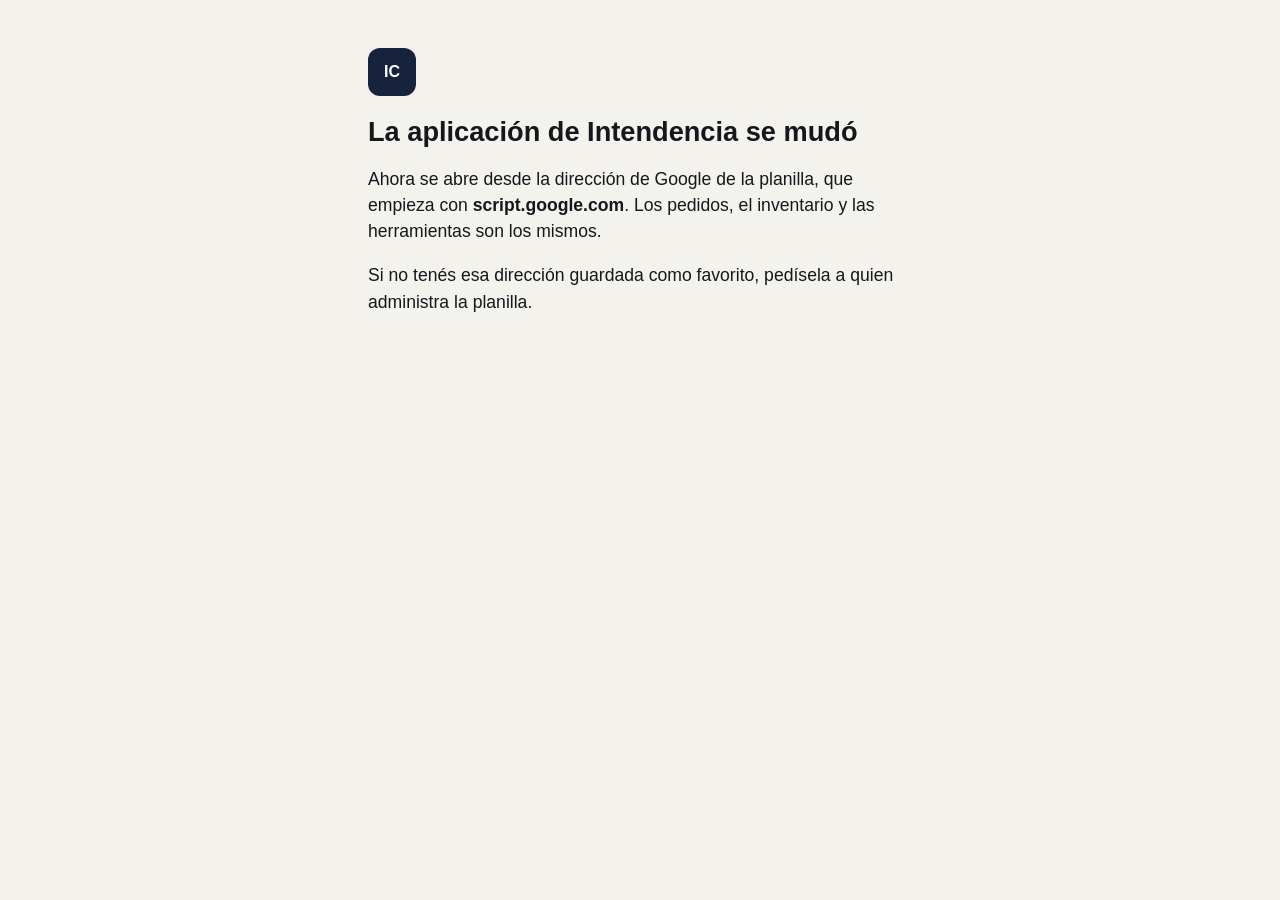
<file: index.html>
<!doctype html>
<html lang="es">
<head>
  <meta charset="UTF-8">
  <meta name="viewport" content="width=device-width, initial-scale=1.0">
  <meta name="robots" content="noindex">
  <title>Intendencia · La aplicación se mudó</title>
  <style>
    body { margin: 0; font-family: Arial, Helvetica, sans-serif; background: #f4f2ed; color: #15171c; }
    main { max-width: 34rem; margin: 0 auto; padding: 48px 20px; }
    .mark { display: inline-grid; place-items: center; width: 48px; height: 48px; border-radius: 12px; background: #17233d; color: #fff; font-weight: bold; }
    h1 { font-size: 1.7rem; margin: 20px 0 10px; }
    p { font-size: 1.1rem; line-height: 1.5; }
  </style>
</head>
<body>
  <main>
    <span class="mark" aria-hidden="true">IC</span>
    <h1>La aplicación de Intendencia se mudó</h1>
    <p>Ahora se abre desde la dirección de Google de la planilla, que empieza con <strong>script.google.com</strong>. Los pedidos, el inventario y las herramientas son los mismos.</p>
    <p>Si no tenés esa dirección guardada como favorito, pedísela a quien administra la planilla.</p>
  </main>
  <script>
    // Quita la copia de la versión anterior que quedó guardada en este navegador.
    if ('serviceWorker' in navigator) navigator.serviceWorker.getRegistrations().then(rs => rs.forEach(r => r.unregister())).catch(() => {});
    if (window.caches) caches.keys().then(ks => ks.filter(k => k.startsWith('intendencia-')).forEach(k => caches.delete(k))).catch(() => {});
  </script>
</body>
</html>
</file>
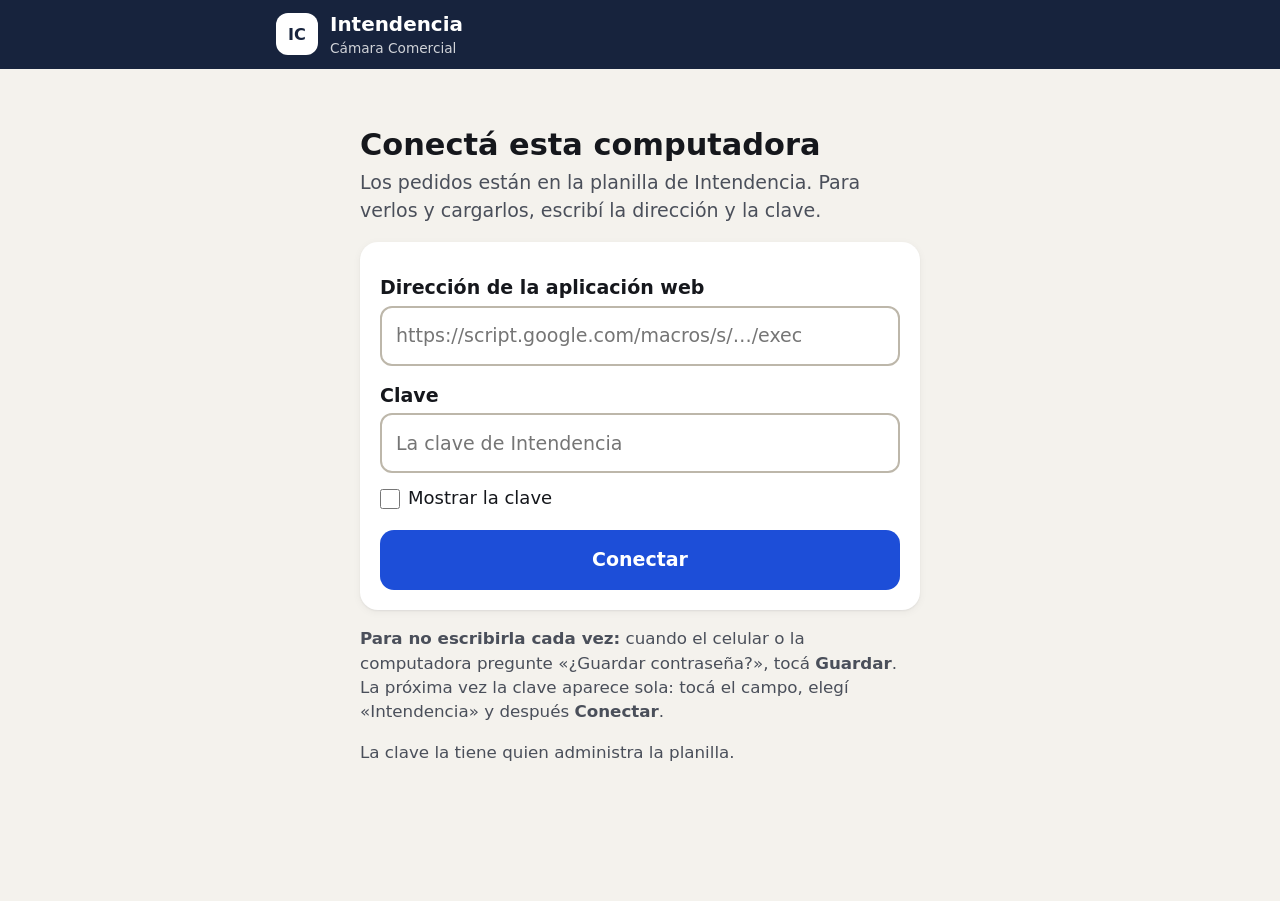
<file: app.html>
<!doctype html>
<html lang="es">
<head>
  <meta charset="UTF-8">
  <meta name="viewport" content="width=device-width, initial-scale=1.0, viewport-fit=cover">
  <meta name="theme-color" content="#17233d">
  <meta name="referrer" content="no-referrer">
  <meta http-equiv="Content-Security-Policy" content="default-src 'self'; script-src 'self'; style-src 'self' 'unsafe-inline'; img-src 'self' data:; font-src 'self'; connect-src https://script.google.com https://script.googleusercontent.com; object-src 'none'; base-uri 'none'; form-action 'self'">
  <title>Intendencia · Pedidos de trabajo</title>
  <link rel="stylesheet" href="styles.css?v=piloto-22">
</head>
<body>
  <a class="skip" href="#main">Ir al contenido</a>
  <header class="top">
    <div class="top-inner">
      <a class="brand" href="#/pedidos" aria-label="Intendencia, ir a pedidos"><span class="brand-mark" aria-hidden="true">IC</span><span><strong>Intendencia</strong><small>Cámara Comercial</small></span></a>
      <p id="syncStatus" class="sync" role="status" hidden></p>
      <nav class="tabs" aria-label="Secciones">
        <a href="#/pedidos" data-tab="pedidos"><span data-nav-icon="list"></span>Pedidos</a>
        <a href="#/inventario" data-tab="inventario"><span data-nav-icon="shelf"></span>Inventario</a>
        <a href="#/herramientas" data-tab="herramientas"><span data-nav-icon="toolbox"></span>Herramientas</a>
        <a href="#/contactos" data-tab="contactos"><span data-nav-icon="phone"></span>Contactos</a>
        <a href="#/ajustes" data-tab="ajustes"><span data-nav-icon="sliders"></span>Ajustes</a>
      </nav>
    </div>
  </header>

  <main id="main" tabindex="-1"></main>

  <dialog id="dialog" aria-labelledby="dialogTitle"><div id="dialogBody"></div></dialog>
  <div id="toast" class="toast" role="status" aria-live="polite" hidden></div>
  <section id="printSheet" class="print-sheet" aria-hidden="true"></section>

  <script src="contacts-data.js?v=10"></script>
  <script src="core.js?v=piloto-22"></script>
  <script src="xlsx.js?v=piloto-22"></script>
  <script src="app.js?v=piloto-22"></script>
</body>
</html>
</file>
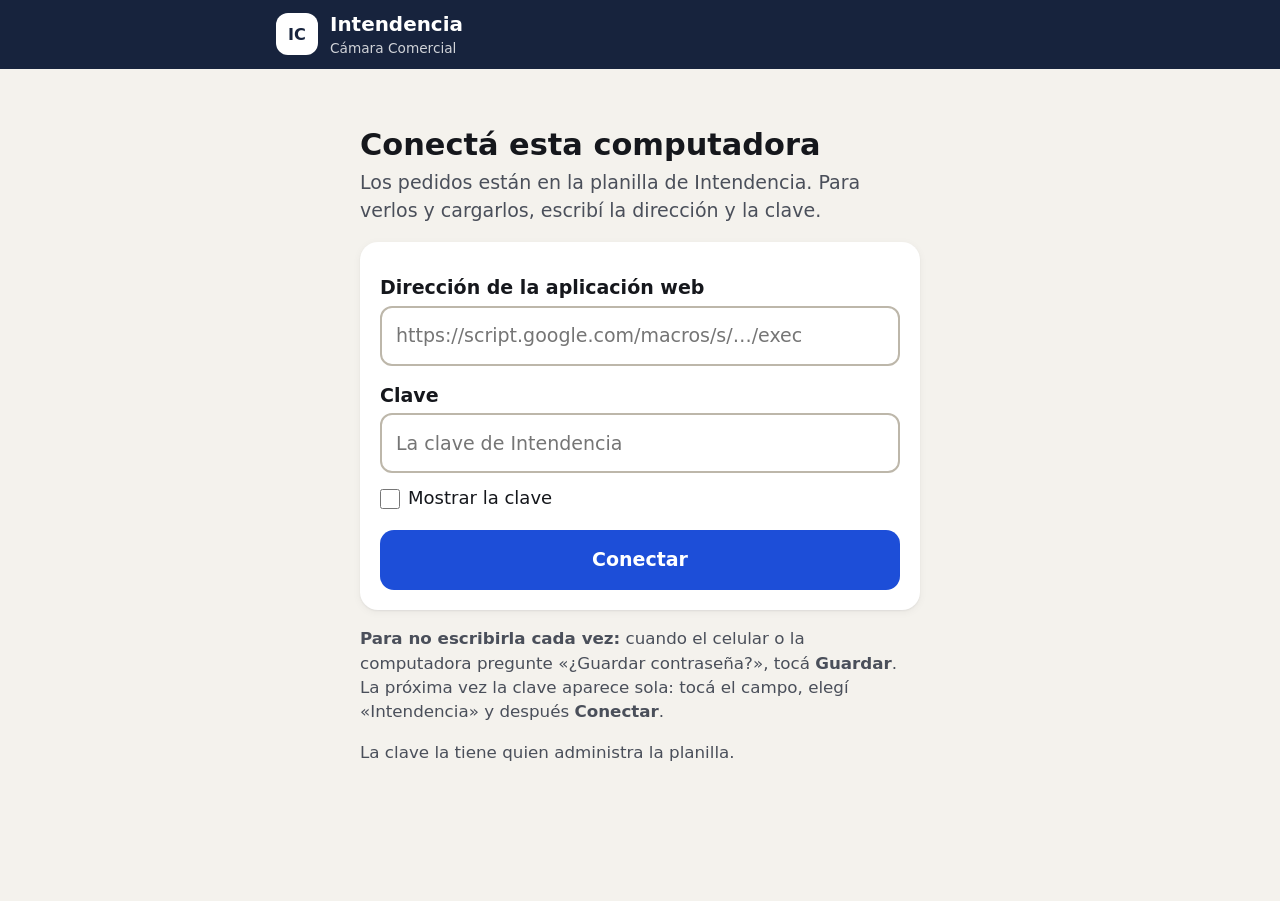
<file: planilla/App.html>
<!doctype html>
<html lang="es">
<head>
  <meta charset="UTF-8">
  <meta name="viewport" content="width=device-width, initial-scale=1.0, viewport-fit=cover">
  <meta name="theme-color" content="#17233d">
  <meta name="referrer" content="no-referrer">
  <title>Intendencia · Pedidos de trabajo</title>
  <style>
/* Intendencia — prueba piloto. Pensada para leerse fácil: letra grande, botones grandes, mucho contraste. */
:root {
  --bg: #f4f2ed;
  --surface: #ffffff;
  --ink: #15171c;
  --muted: #4a4f5a;
  --line: #d9d5cc;
  --navy: #17233d;
  --primary: #1d4ed8;
  --primary-ink: #ffffff;
  --primary-soft: #e6edfd;
  --green: #137a3d;
  --green-dark: #0f6331;
  --red: #b42318;
  --red-soft: #fde8e6;
  --amber: #9a5b00;
  --amber-soft: #fdf1dc;
  --blue-soft: #e6edfd;
  --done-soft: #e3f3e8;
  --radius: 16px;
  --tap: 60px;
  --shadow: 0 1px 2px rgba(20, 22, 28, .06), 0 2px 8px rgba(20, 22, 28, .05);
  font-size: 19px;
}
html[data-text-size="grande"] { font-size: 21.5px; }
html[data-text-size="muy-grande"] { font-size: 24px; }

* { box-sizing: border-box; }
.ico { width: 22px; height: 22px; flex: none; fill: none; stroke: currentColor; stroke-width: 1.8; stroke-linecap: round; stroke-linejoin: round; vertical-align: middle; }
.crumb { display: flex; align-items: center; gap: 8px; }
.back .ico { width: 20px; height: 20px; }
.search .ico { color: var(--muted); }
.lend { display: grid; gap: 10px; margin-top: 8px; }
html { -webkit-text-size-adjust: 100%; }
body {
  margin: 0; background: var(--bg); color: var(--ink);
  font-family: system-ui, -apple-system, "Segoe UI", Roboto, Arial, sans-serif;
  font-size: 1rem; line-height: 1.45;
}
a { color: var(--primary); }
h1, h2, h3 { line-height: 1.2; margin: 0; }
button, input, select, textarea { font: inherit; color: inherit; }
:focus-visible { outline: 3px solid #f59e0b; outline-offset: 3px; border-radius: 6px; }
.sr-only { position: absolute; width: 1px; height: 1px; overflow: hidden; clip: rect(0 0 0 0); white-space: nowrap; }
.skip { position: absolute; left: -9999px; }
.skip:focus { left: 12px; top: 12px; z-index: 50; background: #fff; padding: 10px 14px; border-radius: 8px; }

/* ---------- Encabezado y navegación ---------- */
.top { background: var(--navy); color: #fff; position: sticky; top: 0; z-index: 20; }
.top-inner { max-width: 760px; margin: 0 auto; padding: 10px 16px; display: flex; align-items: center; gap: 16px; }
.brand { display: flex; align-items: center; gap: 12px; color: #fff; text-decoration: none; margin-right: auto; }
.brand-mark { width: 42px; height: 42px; border-radius: 12px; background: #fff; color: var(--navy); display: grid; place-items: center; font-weight: 800; font-size: .85rem; }
.brand strong { display: block; font-size: 1.05rem; }
.brand small { display: block; font-size: .72rem; opacity: .8; }
.tabs { display: flex; gap: 4px; }
.tabs a {
  display: flex; flex-direction: column; align-items: center; gap: 2px; min-width: 88px;
  padding: 8px 10px; border-radius: 12px; color: #dfe5f2; text-decoration: none; font-size: .78rem; font-weight: 600;
}
.tabs a span { display: grid; place-items: center; }
.tabs .ico { width: 24px; height: 24px; }
.tabs a:hover { background: rgba(255, 255, 255, .1); }
.tabs a.active { background: #fff; color: var(--navy); }

main { max-width: 760px; margin: 0 auto; padding: 22px 16px 120px; outline: none; }

@media (max-width: 720px) {
  .top-inner { padding: 8px 16px; }
  .brand small { display: none; }
  .brand-mark { width: 36px; height: 36px; }
  .tabs {
    position: fixed; left: 0; right: 0; bottom: 0; background: var(--surface); border-top: 1px solid var(--line);
    padding: 6px 6px calc(6px + env(safe-area-inset-bottom)); justify-content: space-around; box-shadow: 0 -2px 10px rgba(0,0,0,.06);
  }
  .tabs a { color: var(--muted); flex: 1; min-width: 0; padding: 6px 2px; }
  .tabs a.active { background: var(--primary-soft); color: var(--primary); }
  body[data-screen="nuevo"] .tabs, body[data-screen="editar"] .tabs { display: none; }
}
@media all {
  body[data-screen="conectar"] .tabs { display: none; }
  .connect { max-width: 560px; margin: 4vh auto 0; }
  .connect .sheet-form { margin-top: 18px; }
}

/* ---------- Botones ---------- */
.btn {
  display: inline-flex; align-items: center; justify-content: center; gap: 10px;
  min-height: var(--tap); padding: 12px 22px; border-radius: 14px; border: 2px solid transparent;
  font-weight: 700; font-size: 1rem; text-decoration: none; cursor: pointer; text-align: center;
  transition: transform .06s ease, background .15s ease;
}
.btn:active { transform: scale(.98); }
.btn[disabled] { opacity: .45; cursor: not-allowed; }
.btn-block { width: 100%; }
.btn-primary { background: var(--primary); color: var(--primary-ink); }
.btn-primary:hover { background: #1a43bd; }
.btn-secondary { background: var(--surface); color: var(--ink); border-color: var(--line); }
.btn-secondary:hover { border-color: #b8b2a6; }
.btn-ghost { background: transparent; color: var(--primary); }
.btn-ghost:hover { background: var(--primary-soft); }
.btn-danger { background: var(--red); color: #fff; }
.btn-link-danger { background: none; border: none; color: var(--red); text-decoration: underline; min-height: 52px; font-weight: 600; cursor: pointer; padding: 8px 12px; }
.btn-small { min-height: 48px; padding: 8px 16px; font-size: .9rem; border-radius: 12px; }
.btn-hero { width: 100%; min-height: 76px; font-size: 1.25rem; border-radius: 16px; }
.btn-hero .ico { width: 28px; height: 28px; stroke-width: 2.2; }
.btn-back { margin-top: 18px; }

/* ---------- Lista de pedidos ---------- */
.page-title { font-size: 1.6rem; margin-bottom: 6px; }
.lead { color: var(--muted); margin: 0 0 16px; }
.segmented { display: grid; grid-template-columns: 1fr 1fr; gap: 6px; background: #e7e3da; padding: 6px; border-radius: 16px; margin: 22px 0 12px; }
.segmented-3 { grid-template-columns: repeat(3, 1fr); margin: 12px 0 0; }
.segmented a, .segmented button {
  min-height: 54px; display: flex; align-items: center; justify-content: center; gap: 8px;
  border-radius: 12px; border: 0; background: transparent; color: var(--muted); font-weight: 700; text-decoration: none; cursor: pointer;
}
.segmented a b { background: #d6d1c6; color: var(--ink); border-radius: 999px; padding: 1px 10px; font-size: .85rem; }
.segmented .active { background: var(--surface); color: var(--ink); box-shadow: var(--shadow); }
.segmented a.active b { background: var(--primary); color: #fff; }
.summary-line { margin: 4px 0 12px; color: var(--muted); }

.filters { display: grid; gap: 10px; margin-bottom: 14px; }
.search { display: flex; align-items: center; gap: 10px; background: var(--surface); border: 2px solid var(--line); border-radius: 14px; padding: 0 14px; min-height: var(--tap); margin: 14px 0; }
.filters .search { margin: 0; }
.search:focus-within { border-color: var(--primary); }
.search input { border: 0; outline: none; flex: 1; min-width: 0; background: transparent; padding: 12px 0; }
.chips { display: flex; gap: 8px; flex-wrap: wrap; }
.chip { min-height: 48px; padding: 8px 18px; border-radius: 999px; border: 2px solid var(--line); background: var(--surface); font-weight: 600; cursor: pointer; }
.chip.active { background: var(--navy); border-color: var(--navy); color: #fff; }

.list { display: grid; gap: 12px; margin: 14px 0 18px; }
.card {
  display: flex; align-items: center; gap: 14px; width: 100%; text-align: left;
  background: var(--surface); border: 2px solid transparent; border-radius: var(--radius); padding: 16px;
  box-shadow: var(--shadow); color: var(--ink); text-decoration: none; cursor: pointer;
}
a.card:hover, button.card:hover { border-color: #c9c3b6; }
.card.is-urgent { border-left: 8px solid var(--red); }
.card-icon { width: 52px; height: 52px; border-radius: 14px; background: var(--bg); color: var(--navy); display: grid; place-items: center; flex: none; }
.card-icon .ico { width: 28px; height: 28px; }
.card-icon.big { width: 64px; height: 64px; }
.card-icon.big .ico { width: 34px; height: 34px; }
.card-main { display: grid; gap: 3px; flex: 1; min-width: 0; }
.card-title { font-weight: 700; font-size: 1.08rem; }
.card-sub { color: var(--ink); }
.card-meta { color: var(--muted); font-size: .9rem; }
.card-side { display: flex; flex-direction: column; align-items: flex-end; gap: 6px; flex: none; }
.pill { display: inline-block; padding: 4px 12px; border-radius: 999px; font-size: .85rem; font-weight: 700; background: #ecebe7; color: var(--ink); white-space: nowrap; }
.pill-urgent { background: var(--red); color: #fff; }
.pill-pending { background: #ecebe7; }
.pill-progress { background: var(--blue-soft); color: #1e3a8a; }
.pill-missing { background: var(--amber-soft); color: var(--amber); }
.pill-done { background: var(--done-soft); color: var(--green-dark); }
@media (max-width: 520px) {
  .order-card { flex-wrap: wrap; }
  .order-card .card-side { flex-direction: row; width: 100%; padding-left: 66px; justify-content: flex-start; }
  .order-card .card-side:empty { display: none; }
  .card-icon { width: 46px; height: 46px; font-size: 1.5rem; }
}

.empty { text-align: center; padding: 34px 20px; background: var(--surface); border-radius: var(--radius); border: 2px dashed var(--line); }
.empty p { margin: 8px 0; }

.notice { display: flex; gap: 12px; align-items: center; background: var(--amber-soft); border: 2px solid #f1d39c; border-radius: var(--radius); padding: 14px 16px; margin-top: 16px; }
.notice-ico { width: 30px; height: 30px; color: var(--amber); }
.notice p { margin: 2px 0 0; color: var(--muted); font-size: .92rem; }
.notice div { flex: 1; }
@media (max-width: 520px) { .notice { flex-wrap: wrap; } .notice .btn { width: 100%; } }

/* ---------- Detalle de un pedido ---------- */
.back { display: inline-flex; align-items: center; min-height: 52px; padding: 8px 4px; font-weight: 700; color: var(--primary); text-decoration: none; background: none; border: 0; cursor: pointer; font-size: 1rem; }
.detail { background: var(--surface); border-radius: 20px; padding: 22px; box-shadow: var(--shadow); min-width: 0; }
@media (max-width: 520px) { .detail { padding: 18px 16px; } .detail-head .card-icon.big { width: 56px; height: 56px; font-size: 1.9rem; } .detail h1 { font-size: 1.35rem; } }
.detail-head { display: flex; gap: 16px; align-items: flex-start; }
.detail h1 { font-size: 1.55rem; margin: 2px 0 8px; }
.eyebrow { margin: 0; color: var(--muted); font-size: .85rem; font-weight: 600; }
.facts { margin: 20px 0 6px; display: grid; gap: 0; border-top: 1px solid var(--line); }
.facts div { display: grid; grid-template-columns: 9.5em 1fr; gap: 12px; padding: 12px 0; border-bottom: 1px solid var(--line); }
.facts dt { color: var(--muted); font-weight: 600; }
.facts dd { margin: 0; font-weight: 600; }
@media (max-width: 520px) { .facts div { grid-template-columns: 1fr; gap: 2px; } }
.section-title { font-size: 1.1rem; margin: 22px 0 10px; }
.status-grid { display: grid; grid-template-columns: repeat(2, minmax(0, 1fr)); gap: 10px; }
.status-btn {
  min-height: 66px; border-radius: 14px; border: 2px solid var(--line); background: var(--surface);
  font-weight: 700; display: flex; align-items: center; justify-content: center; gap: 8px; cursor: pointer; padding: 8px 10px; line-height: 1.2; text-align: left;
}
.status-btn .ico { width: 22px; height: 22px; }
.status-btn.active { border-width: 3px; }
.status-pending.active { background: #ecebe7; border-color: #6b6f78; }
.status-progress.active { background: var(--blue-soft); border-color: var(--primary); color: #1e3a8a; }
.status-missing.active { background: var(--amber-soft); border-color: var(--amber); color: var(--amber); }
.status-done.active { background: var(--done-soft); border-color: var(--green); color: var(--green-dark); }
.action-stack { display: grid; gap: 12px; margin-top: 22px; }
.action-row { display: grid; grid-template-columns: repeat(2, minmax(0, 1fr)); gap: 10px; }
.hint { margin: -4px 0 0; color: var(--muted); font-size: .92rem; }

/* ---------- Paso a paso ---------- */
.wizard-head { display: flex; align-items: center; gap: 14px; flex-wrap: wrap; margin-bottom: 14px; }
.wizard-head .back { color: var(--muted); }
.step-count { margin: 0 0 0 auto; font-weight: 700; color: var(--muted); }
.progress { flex-basis: 100%; height: 8px; background: #e2ded5; border-radius: 999px; overflow: hidden; }
.progress span { display: block; height: 100%; background: var(--primary); border-radius: 999px; transition: width .25s ease; }
.q { font-size: 1.65rem; margin: 6px 0 18px; }
.sub-q { font-size: 1.15rem; margin: 22px 0 10px; }
.crumb { margin: 0; color: var(--muted); font-weight: 700; }
.group-label { margin: 16px 0 8px; color: var(--muted); font-weight: 700; font-size: .9rem; text-transform: uppercase; letter-spacing: .03em; }

.tiles { display: grid; grid-template-columns: repeat(auto-fill, minmax(200px, 1fr)); gap: 12px; }
.tiles-3 { grid-template-columns: repeat(3, 1fr); }
.tiles-2 { grid-template-columns: 1fr 1fr; }
.tiles-compact { grid-template-columns: repeat(auto-fill, minmax(140px, 1fr)); gap: 8px; }
.tile {
  display: flex; flex-direction: column; align-items: flex-start; gap: 4px; text-align: left;
  min-height: 112px; padding: 16px; border-radius: 18px; border: 2px solid var(--line); background: var(--surface);
  box-shadow: var(--shadow); cursor: pointer;
}
.tile:hover { border-color: #aaa395; }
.tile.selected { border: 3px solid var(--primary); background: var(--primary-soft); }
.tile-urgent.selected { border-color: var(--red); background: var(--red-soft); }
.tile .tile-icon { width: 34px; height: 34px; color: var(--navy); margin-bottom: 6px; }
.tile-urgent .tile-icon { color: var(--red); }
.tile.selected .tile-icon { color: var(--primary); }
.tile-urgent.selected .tile-icon { color: var(--red); }
.tile-label { font-weight: 800; font-size: 1.1rem; }
.tile-hint { color: var(--muted); font-size: .88rem; }
.tile-building { min-height: 92px; justify-content: center; }
.tiles-compact .tile { min-height: 84px; padding: 12px; }
.tiles-compact .tile-label { font-size: .95rem; }
@media (max-width: 560px) {
  .tiles { grid-template-columns: 1fr 1fr; gap: 10px; }
  .tiles-3 { grid-template-columns: 1fr; }
  .tile { min-height: 104px; padding: 14px; }
  .tile-building { min-height: 70px; flex-direction: row; align-items: baseline; gap: 10px; flex-wrap: wrap; }
  .q { font-size: 1.45rem; }
}

.options { display: grid; gap: 10px; }
.options-grid { grid-template-columns: repeat(auto-fill, minmax(150px, 1fr)); }
.option {
  min-height: var(--tap); padding: 12px 18px; border-radius: 14px; border: 2px solid var(--line); background: var(--surface);
  font-weight: 700; text-align: left; cursor: pointer; display: flex; flex-direction: column; justify-content: center; gap: 2px;
}
.option small { font-weight: 500; color: var(--muted); font-size: .85rem; }
.option:hover { border-color: #aaa395; }
.option.selected { border: 3px solid var(--primary); background: var(--primary-soft); }
.option-other { border-style: dashed; color: var(--primary); }
@media (max-width: 400px) { .options-grid { grid-template-columns: 1fr 1fr; } }

.field { margin-top: 22px; display: grid; gap: 10px; }
.custom-task { margin-top: 16px; display: grid; gap: 10px; }
.field-label { font-weight: 700; display: block; margin-top: 12px; }
.optional { font-weight: 500; color: var(--muted); }
input:not([type=search]):not([type=file]), select, textarea {
  width: 100%; min-height: var(--tap); padding: 12px 14px; border: 2px solid #bdb7aa; border-radius: 12px; background: #fff;
}
textarea { min-height: 100px; resize: vertical; }
input:focus, select:focus, textarea:focus { border-color: var(--primary); outline: 3px solid rgba(29, 78, 216, .2); outline-offset: 0; }

.review { margin: 0; background: var(--surface); border-radius: 18px; box-shadow: var(--shadow); padding: 4px 18px; }
.review-row { display: flex; align-items: center; gap: 12px; padding: 14px 0; border-bottom: 1px solid var(--line); }
.review-row:last-child { border-bottom: 0; }
.review-row > div { flex: 1; }
.review dt { color: var(--muted); font-size: .9rem; font-weight: 600; }
.review dd { margin: 2px 0 0; font-weight: 700; font-size: 1.05rem; }

/* ---------- Herramientas, contactos y ajustes ---------- */
.tool-card .card-side { max-width: 45%; }
.tool-card .pill { white-space: normal; text-align: right; }
.contact-card { flex-wrap: wrap; cursor: default; }
.contact-actions { display: flex; gap: 8px; flex-wrap: wrap; width: 100%; }
.panel { background: var(--surface); border-radius: 18px; padding: 20px; box-shadow: var(--shadow); margin-top: 16px; }
.panel h2 { font-size: 1.2rem; margin-bottom: 6px; }
.panel .btn-block + .btn-block { margin-top: 8px; }
.muted { color: var(--muted); }
.small { font-size: .88rem; }
/* ---------- Encabezado de sección con descarga ---------- */
.page-head { display: flex; align-items: center; justify-content: space-between; gap: 12px; flex-wrap: wrap; margin-bottom: 6px; }
.page-head .page-title { margin: 0; }
.page-head .btn .ico, .section-tools .btn .ico { width: 20px; height: 20px; }
.section-tools { display: flex; justify-content: flex-end; margin: -2px 0 8px; }

/* ---------- Herramientas por persona ---------- */
.seg-tight { margin: 14px 0 4px; }
.person-group { margin-top: 18px; }
.person-group .group-head { display: flex; align-items: center; justify-content: space-between; gap: 10px; flex-wrap: wrap; margin: 0 0 8px; }
.person-group h2 { font-size: 1.1rem; margin: 0; display: flex; align-items: center; gap: 8px; }
.person-group .count { background: #e7e3da; color: var(--ink); border-radius: 999px; padding: 0 9px; font-size: .8rem; }
.person-group .list { margin: 0; gap: 8px; }
.qty-tag { font-weight: 600; color: var(--muted); font-size: .9em; }

/* ---------- Inventario ---------- */
.inv-actions { margin-bottom: 4px; }
.inv-group { margin-top: 18px; }
.inv-group .group-label { display: flex; align-items: center; gap: 8px; margin: 0 0 8px; }
.inv-group .group-label span { background: #e7e3da; color: var(--ink); border-radius: 999px; padding: 0 9px; font-size: .8rem; letter-spacing: 0; }
.inv-group .list { margin: 0; gap: 8px; }
.item-card { padding: 10px 10px 10px 16px; gap: 10px; cursor: default; }
.item-card.is-empty .qty-value b { color: var(--red); }
.item-main { flex: 1; min-width: 0; display: grid; gap: 2px; text-align: left; background: none; border: 0; padding: 6px 0; cursor: pointer; font: inherit; color: inherit; }
.item-main:hover .card-title { text-decoration: underline; }
.qty { display: flex; align-items: center; gap: 4px; flex: none; }
.qty-btn { width: 52px; height: 52px; border-radius: 12px; border: 2px solid var(--line); background: var(--surface); display: grid; place-items: center; cursor: pointer; color: var(--navy); }
.qty-btn:hover:not([disabled]) { border-color: #aaa395; }
.qty-btn[disabled] { opacity: .35; cursor: not-allowed; }
.qty-btn .ico { width: 22px; height: 22px; stroke-width: 2.2; }
.qty-value { min-width: 64px; display: grid; justify-items: center; line-height: 1.1; font-variant-numeric: tabular-nums; }
.qty-value b { font-size: 1.3rem; }
.qty-value small { color: var(--muted); font-size: .78rem; }
.form-two { display: grid; grid-template-columns: 1fr 1fr; gap: 12px; }
.steps { margin: 8px 0 0; padding-left: 1.3em; display: grid; gap: 6px; }
@media (max-width: 520px) {
  .item-card { padding: 8px 8px 8px 14px; }
  .item-card .card-title { font-size: 1rem; }
  .qty-btn { width: 44px; height: 44px; }
  .qty-value { min-width: 50px; }
  .qty-value b { font-size: 1.15rem; }
  .form-two { grid-template-columns: 1fr; gap: 0; }
}
@media (max-width: 720px) { .tabs a { font-size: .6rem; padding: 6px 0; } }

/* ---------- Filtros del inventario ---------- */
.inv-filters { display: grid; gap: 10px; margin: 14px 0 4px; }
.inv-filters .search { margin: 0; }
.filter-row { display: grid; grid-template-columns: repeat(auto-fit, minmax(180px, 1fr)); gap: 10px; }
.filter-row:empty { display: none; }
.filter { display: grid; gap: 4px; font-weight: 700; font-size: .9rem; }
.filter select { min-height: 54px; font-weight: 500; }
.chip b { margin-left: 4px; font-weight: 700; opacity: .75; }
.filter-summary { margin: 0; display: flex; align-items: center; gap: 8px; flex-wrap: wrap; color: var(--muted); font-weight: 600; }

/* ---------- Movimientos de stock ---------- */
button.qty-value { background: none; border: 0; border-radius: 10px; padding: 4px 2px; cursor: pointer; font: inherit; color: inherit; }
button.qty-value:hover { background: var(--bg); }
button.qty-value b { text-decoration: underline; text-decoration-color: var(--line); text-underline-offset: 4px; }
.initial-line { margin: -6px 0 12px !important; font-size: .92rem; }
.initial-line small { font-size: .82rem; }
.card-initial { color: var(--muted); font-size: .8rem; }
.stock-modes { margin: 4px 0 6px; }
.stock-modes .ico { width: 18px; height: 18px; }
.stock-modes button[disabled] { opacity: .4; cursor: not-allowed; }
.stepper { display: grid; grid-template-columns: auto 1fr auto; gap: 8px; align-items: center; }
.stepper input { text-align: center; font-size: 1.4rem; font-weight: 700; font-variant-numeric: tabular-nums; }
#moveChips { margin-top: 10px; }
.move-preview { font-weight: 700; margin: 14px 0 0 !important; }
.move-preview.is-error { color: var(--red); }
.moves { list-style: none; padding: 0; margin: 0; display: grid; gap: 6px; font-size: .9rem; }
.moves li { display: grid; grid-template-columns: 9em 1fr auto; gap: 10px; padding: 8px 0; border-bottom: 1px solid var(--line); }
.moves span:last-child { color: var(--muted); }
.move-in { color: var(--green-dark); font-weight: 700; }
.move-out { color: var(--red); font-weight: 700; }
.move-count { font-weight: 700; }
@media (max-width: 520px) { .moves li { grid-template-columns: 1fr auto; } .moves li span:nth-child(2) { grid-column: 1 / -1; order: 3; color: var(--muted); } }

/* ---------- Planilla compartida ---------- */
.sync { display: inline-flex; align-items: center; gap: 8px; margin: 0; font-size: .78rem; font-weight: 600; color: #dfe5f2; white-space: nowrap; }
.sync-dot { width: 10px; height: 10px; border-radius: 50%; background: #4ade80; flex: none; }
.sync-busy .sync-dot { background: #fbbf24; }
.sync-error .sync-dot { background: #f87171; }
.sheet-state { display: flex; gap: 10px; align-items: flex-start; font-weight: 600; }
.sheet-state .ico { color: var(--green); margin-top: 2px; }
.sheet-form { display: grid; gap: 4px; }
.sheet-form .btn { margin-top: 14px; }
.check-line { display: flex; align-items: center; gap: 8px; margin-top: 8px; font-size: .95rem; cursor: pointer; }
.sheet-form .check-line input[type="checkbox"] { flex: none; width: 20px; height: 20px; min-height: 0; margin: 0; padding: 0; border: 0; box-shadow: none; accent-color: var(--ink, #111); }
.sheet-form .check-line { font-weight: 500; }
.panel .btn + .btn, .panel .btn + .btn-link-danger { margin-top: 8px; }
.saving { margin: 0; font-weight: 700; color: var(--muted); text-align: center; }

/* ---------- Ventanas ---------- */
dialog {
  border: 0; border-radius: 22px; padding: 0; width: min(560px, calc(100vw - 24px)); max-height: calc(100vh - 24px);
  box-shadow: 0 24px 60px rgba(0, 0, 0, .3); color: var(--ink);
}
dialog::backdrop { background: rgba(15, 20, 35, .55); }
.dlg { padding: 24px; position: relative; }
.dlg h2 { font-size: 1.4rem; margin: 0 44px 8px 0; }
.dlg p { margin: 8px 0; }
.dlg-x { position: absolute; top: 14px; right: 14px; width: 48px; height: 48px; border-radius: 12px; border: 0; background: var(--bg); cursor: pointer; display: grid; place-items: center; }
.dlg-actions { display: flex; flex-wrap: wrap; gap: 10px; margin-top: 22px; align-items: center; }
.dlg-actions .btn { flex: 1 1 auto; }
.big-status { font-size: 1.1rem; margin: 14px 0 !important; }
@media (max-width: 560px) {
  dialog { width: 100vw; max-width: 100vw; margin: auto 0 0; border-radius: 22px 22px 0 0; max-height: 92vh; }
  .dlg { padding-bottom: calc(24px + env(safe-area-inset-bottom)); }
  .dlg-actions { flex-direction: column; align-items: stretch; }
}

/* ---------- Aviso inferior ---------- */
.toast {
  position: fixed; left: 50%; transform: translateX(-50%); bottom: 28px; z-index: 100;
  background: var(--ink); color: #fff; border-radius: 16px; padding: 12px 12px 12px 20px;
  display: flex; align-items: center; gap: 14px; width: max-content; max-width: calc(100vw - 24px);
  box-shadow: 0 10px 30px rgba(0, 0, 0, .3); font-weight: 600;
}
.toast[hidden] { display: none; }
.toast-undo { min-height: 48px; padding: 8px 16px; border-radius: 12px; border: 2px solid #fff; background: transparent; color: #fff; font-weight: 800; cursor: pointer; }
.toast:not(:has(button)) { padding: 16px 20px; }
@media (max-width: 720px) { .toast { bottom: calc(96px + env(safe-area-inset-bottom)); } }

@media (prefers-reduced-motion: reduce) { * { transition: none !important; scroll-behavior: auto !important; } }

/* ---------- Orden impresa (blanco y negro, Arial, A4, dos copias con línea de corte) ---------- */
/* Cada copia ocupa media hoja. Los márgenes van dentro de cada mitad para que nada quede
   pegado al borde ni a la línea de corte, aunque la impresora tenga bordes sin impresión. */
.print-sheet { display: none; }
@media print {
  @page { size: A4 portrait; margin: 10mm 12mm; }
  html, body { background: #fff !important; padding: 0 !important; margin: 0 !important; font-size: 10pt !important; }
  body > *:not(.print-sheet) { display: none !important; }
  .print-sheet {
    display: flex; flex-direction: column; box-sizing: border-box; width: 100%; max-width: 186mm; height: 276mm; margin: 0 auto;
    font-family: Arial, Helvetica, sans-serif; color: #000; font-size: 10pt; line-height: 1.35;
  }
  .ps-copy { box-sizing: border-box; height: 130mm; padding: 5mm 5mm 0; overflow: hidden; flex: none; }
  .ps-cut { flex: 1; display: flex; align-items: center; border: 0; position: relative; }
  .ps-cut::before { content: ""; position: absolute; left: 0; right: 0; top: 50%; border-top: 1pt dashed #000; }
  .ps-cut span { position: relative; margin: 0 auto; background: #fff; padding: 0 3mm; font-size: 8pt; letter-spacing: .08em; text-transform: uppercase; }
  .ps-head { display: flex; justify-content: space-between; align-items: flex-end; gap: 10mm; border-bottom: 1.25pt solid #000; padding-bottom: 3mm; }
  .ps-head h1 { font-size: 13pt; text-transform: uppercase; letter-spacing: .06em; margin: 0; }
  .ps-head p { margin: 1mm 0 0; font-size: 8.5pt; }
  .ps-num { display: grid; text-align: right; gap: .5mm; flex: none; font-size: 9pt; }
  .ps-num strong { font-size: 12pt; }
  .ps-sign { display: flex; justify-content: flex-end; margin-top: 4mm; }
  /* Espacio para firmar arriba, con la línea y la leyenda debajo. */
  .ps-sign span { position: relative; width: 75mm; padding-top: 13mm; font-size: 8pt; text-align: center; }
  .ps-sign span::before { content: ""; position: absolute; left: 0; right: 0; top: 12mm; border-top: .75pt solid #000; }
  .ps-task { font-size: 13pt; font-weight: bold; margin: 5mm 0 3mm; display: flex; align-items: center; gap: 3mm; flex-wrap: wrap; }
  .ps-urgent { font-size: 8.5pt; text-transform: uppercase; letter-spacing: .08em; border: 1pt solid #000; padding: .6mm 2.5mm; }
  .ps-table { width: 100%; border-collapse: collapse; table-layout: fixed; }
  .ps-table th, .ps-table td { border-bottom: .75pt solid #000; padding: 2.2mm 1.5mm; text-align: left; vertical-align: top; overflow-wrap: anywhere; }
  .ps-table tr:first-child th, .ps-table tr:first-child td { border-top: .75pt solid #000; }
  .ps-table th { width: 32mm; font-weight: bold; }
  .ps-table td { white-space: pre-line; }

  /* Planilla «Entrega de herramientas»: A4 apaisado, igual a la oficial. */
  @page entrega { size: A4 landscape; margin: 8mm 9mm; }
  .print-sheet.entrega { page: entrega; display: block; height: auto; max-width: none; font-size: 8.5pt; line-height: 1.2; }
  .de { width: 100%; }
  .de i { font-style: normal; font-size: 6.5pt; vertical-align: top; margin-right: 1mm; }
  .de-bar { background: #000; color: #fff; text-align: center; font-weight: bold; letter-spacing: .12em; padding: 1.2mm 0; font-size: 10pt;
    -webkit-print-color-adjust: exact; print-color-adjust: exact; }
  .de-grid { border: .9pt solid #000; border-top: 0; }
  .de-row { display: flex; border-top: .6pt solid #000; }
  .de-row:first-child { border-top: 0; }
  .de-row > div { flex: 1.3; padding: 1.4mm 2mm; border-left: .6pt solid #000; }
  .de-row > div:first-child { border-left: 0; }
  .de-row > .w3 { flex: 3; }
  .de-row > .w1 { flex: .8; }
  .de-row.tall > div { flex: 1; min-height: 16mm; }
  .de-table { width: 100%; border-collapse: collapse; table-layout: fixed; margin-top: 2mm; border: .9pt solid #000; }
  .de-table thead { display: table-header-group; }
  .de-table th { font-weight: normal; font-size: 8pt; text-align: center; padding: 1.2mm 1mm; border: .6pt solid #000; vertical-align: middle; }
  .de-table td { border: .6pt solid #000; height: 7.2mm; padding: 0 1.5mm; text-align: center; vertical-align: middle; overflow: hidden; white-space: nowrap; text-overflow: ellipsis; }
  .de-table td.n { font-size: 8pt; }
  .de-table tr { break-inside: avoid; }
  .de-extra { border: .9pt solid #000; border-top: 0; min-height: 14mm; padding: 1.4mm 2mm; break-inside: avoid; }
}

</style>
</head>
<body>
  <a class="skip" href="#main">Ir al contenido</a>
  <header class="top">
    <div class="top-inner">
      <a class="brand" href="#/pedidos" aria-label="Intendencia, ir a pedidos"><span class="brand-mark" aria-hidden="true">IC</span><span><strong>Intendencia</strong><small>Cámara Comercial</small></span></a>
      <p id="syncStatus" class="sync" role="status" hidden></p>
      <nav class="tabs" aria-label="Secciones">
        <a href="#/pedidos" data-tab="pedidos"><span data-nav-icon="list"></span>Pedidos</a>
        <a href="#/inventario" data-tab="inventario"><span data-nav-icon="shelf"></span>Inventario</a>
        <a href="#/herramientas" data-tab="herramientas"><span data-nav-icon="toolbox"></span>Herramientas</a>
        <a href="#/contactos" data-tab="contactos"><span data-nav-icon="phone"></span>Contactos</a>
        <a href="#/ajustes" data-tab="ajustes"><span data-nav-icon="sliders"></span>Ajustes</a>
      </nav>
    </div>
  </header>

  <main id="main" tabindex="-1"></main>

  <dialog id="dialog" aria-labelledby="dialogTitle"><div id="dialogBody"></div></dialog>
  <div id="toast" class="toast" role="status" aria-live="polite" hidden></div>
  <section id="printSheet" class="print-sheet" aria-hidden="true"></section>

  <script>window.__correr = function (b64) {
  var bytes = Uint8Array.from(atob(b64), function (c) { return c.charCodeAt(0); });
  var s = document.createElement('script');
  s.text = new TextDecoder('utf-8').decode(bytes);
  document.body.appendChild(s);
};</script>
  <script>__correr('[base64]');</script>
  <script>__correr('[base64]/[base64]/[base64]/[base64]/IChjb3VydE51bWJlcihjKS5zdGFydHNXaXRoKG51bWVyaWNbMV0pID8gMCA6IDEpIDogKG5vcm1hbGl6ZVRleHQoYy5uYW1lKS5zdGFydHNXaXRoKHF1ZXJ5KSA/IDAgOiAxKTsKICAgIHJldHVybiBjb250YWN0cy5maWx0ZXIobWF0Y2hlcykuc29ydCgoYSwgYikgPT4gc2NvcmUoYSkgLSBzY29yZShiKSB8fAogICAgICAobnVtZXJpYyA/[base64]/[base64]/[base64]/[base64]/[base64]/[base64]/[base64]/[base64]/[base64]/CuyBlbiBsdWdhciBkZSDCq8K/Q3XDoW50b3M/[base64]/[base64]/[base64]/[base64]/ICdBc2lnbmFkYScgOiAodC50b29sU3RhdHVzIHx8ICdEaXNwb25pYmxlJyksIHQuaG9sZGVyIHx8ICcnLCB0LmhvbGRlciA/[base64]/[base64]');</script>
  <script>__correr('[base64]/[base64]/[base64]/[base64]/[base64]/[base64]/[base64]/[base64]/[base64]/[base64]');</script>
  <script>__correr('[base64]/[base64]/[base64]/[base64]/[base64]/[base64]/[base64]/[base64]/[base64]/IHN0YXRlLm9yZGVycyA6IGRhdGEub3JkZXJzIHx8IFtdLAogICAgICB0b29sczoga2VlcCgndG9vbHMnKSA/[base64]/[base64]/[base64]/IGA8cD4ke2VzYyh0ZXh0KX08L3A+YCA6ICcnfQogICAgICAgIDxkaXYgY2xhc3M9ImRsZy1hY3Rpb25zIj48YnV0dG9uIHR5cGU9ImJ1dHRvbiIgY2xhc3M9ImJ0biAke2RhbmdlciA/[base64]/ICc8c3BhbiBjbGFzcz0icGlsbCBwaWxsLXVyZ2VudCI+VXJnZW50ZTwvc3Bhbj4nIDogJyd9JHtDLmlzRG9uZShvKSA/[base64]/[base64]/ICcnIDogJyBhY3RpdmUnfSIgZGF0YS1idWlsZGluZz0iIj5Ub2RvczwvYnV0dG9uPgogICAgICAgICAgJHtDLkJVSUxESU5HUy5tYXAoYiA9PiBgPGJ1dHRvbiB0eXBlPSJidXR0b24iIGNsYXNzPSJjaGlwJHtsaXN0Vmlldy5idWlsZGluZyA9PT0gYi5pZCA/[base64]/[base64]/[base64]/[base64]/[base64]/[base64]/[base64]/[base64]/[base64]/PC9oMT4KICAgICAgICA8ZGl2IGNsYXNzPSJvcHRpb25zIj4ke3Rhc2tzLm1hcChuYW1lID0+IGA8YnV0dG9uIHR5cGU9ImJ1dHRvbiIgY2xhc3M9Im9wdGlvbiR7IWRyYWZ0LmN1c3RvbSAmJiBkcmFmdC50aXRsZSA9PT0gbmFtZSA/[base64]/[base64]/[base64]/[base64]/[base64]/[base64]/[base64]/[base64]/ICc8c3BhbiBjbGFzcz0icGlsbCBwaWxsLXVyZ2VudCI+VXJnZW50ZTwvc3Bhbj4nIDogJ05vcm1hbCcsICd1cmdlbmNpYScpfQogICAgICAgICAgJHtkcmFmdC5kZXNjcmlwdGlvbiA/[base64]/[base64]/[base64]/ICfCv1NhbGlyIHNpbiBndWFyZGFyIGxvcyBjYW1iaW9zPycgOiAnwr9DYW5jZWxhciBlbCBwZWRpZG8/[base64]/[base64]/[base64]/IGAke3N0YXRlLml0ZW1zLmxlbmd0aH0gZWxlbWVudG8ke3N0YXRlLml0ZW1zLmxlbmd0aCA9PT0gMSA/[base64]/[base64]/[base64]/[base64]/[base64]/IGA8cCBjbGFzcz0ibXV0ZWQiPiR7ZXNjKGl0ZW0uZGV0YWlsKX08L3A+YCA6ICcnfQogICAgICA8cCBjbGFzcz0iYmlnLXN0YXR1cyI+SGF5IGFob3JhOiA8c3Ryb25nPiR7Y291bnRlZCA/[base64]/[base64]/ICcrJyA6ICfiiJInKSArIGVzYyhtLmFtb3VudCl9PC9zcGFuPjxzcGFuPiR7ZXNjKEMud2hlbihtLmF0KSl9JHttLnJlYXNvbiAmJiBtLnJlYXNvbiAhPT0gJ0FqdXN0ZSByw6FwaWRvJyA/ICcgwrcgJyArIGVzYyhtLnJlYXNvbikgOiAnJ308L3NwYW4+PHNwYW4+JHtOdW1iZXIobS5iYWxhbmNlKSA9PT0gMSA/[base64]/Q3XDoW50YXMnIDogJ8K/Q3XDoW50b3MnOwogICAgICAgICQoJyNtb3ZlTGFiZWwnLCBib2R5KS50ZXh0Q29udGVudCA9IG1vZGUgPT09ICdvdXQnID8gYCR7Y3VhbnRvc30gc2FsZW4/YCA6IG1vZGUgPT09ICdpbicgPyBgJHtjdWFudG9zfSBlbnRyYW4/[base64]/[base64]/[base64]/[base64]/[base64]/[base64]/Qm9ycmFyIGVzdGUgZWxlbWVudG8/[base64]/[base64]/[base64]/[base64]/[base64]/[base64]/[base64]/ICcgwrcgTi7CuiAnICsgZXNjKHQuc2VyaWFsKSA6ICcnfSR7aGlkZUhvbGRlciAmJiB0LmFzc2lnbmVkRGF0ZSA/[base64]/[base64]/[base64]/ICdhY3RpdmUnIDogJyd9Ij5Qb3IgcGVyc29uYTwvYnV0dG9uPjwvZGl2PmAgOiAnJ30KICAgICAgJHt0b29sVmlldy5ieVBlcnNvbiAmJiBvdXQgPyBwZXJzb25Hcm91cHMobGlzdCkgOiBgPGRpdiBjbGFzcz0ibGlzdCI+JHtsaXN0Lmxlbmd0aCA/[base64]/ICcgwrcgQ2FudGlkYWQ6ICcgKyBDLnRvb2xRdWFudGl0eSh0KSA6ICcnfSR7Qy50b29sQ2VydCh0KSA/ICcgwrcgJyArIChDLnRvb2xDZXJ0KHQpID09PSAnU8OtJyA/ICdDb24nIDogJ1NpbicpICsgJyBjZXJ0aWZpY2FjacOzbicgOiAnJ308L3A+CiAgICAgICR7dC5ob2xkZXIgPyBgPHAgY2xhc3M9ImJpZy1zdGF0dXMiPkFzaWduYWRhIGEgPHN0cm9uZz4ke2VzYyh0LmhvbGRlcil9PC9zdHJvbmc+JHt0LmFzc2lnbmVkRGF0ZSA/[base64]/QSBxdWnDqW4gc2UgbGEgYXNpZ27DoXM/[base64]/[base64]/LmFkZEV2ZW50TGlzdGVuZXIoJ2NsaWNrJywgKCkgPT4gewogICAgICAgIGNvbnN0IHJldHVybnMgPSBbLi4uKEFycmF5LmlzQXJyYXkodC5yZXR1cm5zKSA/[base64]/Qm9ycmFyIGVzdGEgaGVycmFtaWVudGE/[base64]/[base64]/[base64]/[base64]/ICcgc2VsZWN0ZWQnIDogJyd9PiR7c308L29wdGlvbj5gKS5qb2luKCcnKX08L3NlbGVjdD5gIDogJyd9CiAgICAgICR7dCA/[base64]/[base64]/[base64]/[base64]/[base64]/[base64]/[base64]/[base64]/[base64]/[base64]/IGVzYyhDLndoZW4oc3luYy5sYXN0T2sudG9JU09TdHJpbmcoKSkudG9Mb3dlckNhc2UoKSkgOiAndG9kYXbDrWEgbm8nfSR7c3luYy5lcnJvciA/[base64]/[base64]/[base64]/[base64]/[base64]/[base64]/[base64]/[base64]');</script>
</body>
</html>
</file>
<file: styles.css>
/* Intendencia — prueba piloto. Pensada para leerse fácil: letra grande, botones grandes, mucho contraste. */
:root {
  --bg: #f4f2ed;
  --surface: #ffffff;
  --ink: #15171c;
  --muted: #4a4f5a;
  --line: #d9d5cc;
  --navy: #17233d;
  --primary: #1d4ed8;
  --primary-ink: #ffffff;
  --primary-soft: #e6edfd;
  --green: #137a3d;
  --green-dark: #0f6331;
  --red: #b42318;
  --red-soft: #fde8e6;
  --amber: #9a5b00;
  --amber-soft: #fdf1dc;
  --blue-soft: #e6edfd;
  --done-soft: #e3f3e8;
  --radius: 16px;
  --tap: 60px;
  --shadow: 0 1px 2px rgba(20, 22, 28, .06), 0 2px 8px rgba(20, 22, 28, .05);
  font-size: 19px;
}
html[data-text-size="grande"] { font-size: 21.5px; }
html[data-text-size="muy-grande"] { font-size: 24px; }

* { box-sizing: border-box; }
.ico { width: 22px; height: 22px; flex: none; fill: none; stroke: currentColor; stroke-width: 1.8; stroke-linecap: round; stroke-linejoin: round; vertical-align: middle; }
.crumb { display: flex; align-items: center; gap: 8px; }
.back .ico { width: 20px; height: 20px; }
.search .ico { color: var(--muted); }
.lend { display: grid; gap: 10px; margin-top: 8px; }
html { -webkit-text-size-adjust: 100%; }
body {
  margin: 0; background: var(--bg); color: var(--ink);
  font-family: system-ui, -apple-system, "Segoe UI", Roboto, Arial, sans-serif;
  font-size: 1rem; line-height: 1.45;
}
a { color: var(--primary); }
h1, h2, h3 { line-height: 1.2; margin: 0; }
button, input, select, textarea { font: inherit; color: inherit; }
:focus-visible { outline: 3px solid #f59e0b; outline-offset: 3px; border-radius: 6px; }
.sr-only { position: absolute; width: 1px; height: 1px; overflow: hidden; clip: rect(0 0 0 0); white-space: nowrap; }
.skip { position: absolute; left: -9999px; }
.skip:focus { left: 12px; top: 12px; z-index: 50; background: #fff; padding: 10px 14px; border-radius: 8px; }

/* ---------- Encabezado y navegación ---------- */
.top { background: var(--navy); color: #fff; position: sticky; top: 0; z-index: 20; }
.top-inner { max-width: 760px; margin: 0 auto; padding: 10px 16px; display: flex; align-items: center; gap: 16px; }
.brand { display: flex; align-items: center; gap: 12px; color: #fff; text-decoration: none; margin-right: auto; }
.brand-mark { width: 42px; height: 42px; border-radius: 12px; background: #fff; color: var(--navy); display: grid; place-items: center; font-weight: 800; font-size: .85rem; }
.brand strong { display: block; font-size: 1.05rem; }
.brand small { display: block; font-size: .72rem; opacity: .8; }
.tabs { display: flex; gap: 4px; }
.tabs a {
  display: flex; flex-direction: column; align-items: center; gap: 2px; min-width: 88px;
  padding: 8px 10px; border-radius: 12px; color: #dfe5f2; text-decoration: none; font-size: .78rem; font-weight: 600;
}
.tabs a span { display: grid; place-items: center; }
.tabs .ico { width: 24px; height: 24px; }
.tabs a:hover { background: rgba(255, 255, 255, .1); }
.tabs a.active { background: #fff; color: var(--navy); }

main { max-width: 760px; margin: 0 auto; padding: 22px 16px 120px; outline: none; }

@media (max-width: 720px) {
  .top-inner { padding: 8px 16px; }
  .brand small { display: none; }
  .brand-mark { width: 36px; height: 36px; }
  .tabs {
    position: fixed; left: 0; right: 0; bottom: 0; background: var(--surface); border-top: 1px solid var(--line);
    padding: 6px 6px calc(6px + env(safe-area-inset-bottom)); justify-content: space-around; box-shadow: 0 -2px 10px rgba(0,0,0,.06);
  }
  .tabs a { color: var(--muted); flex: 1; min-width: 0; padding: 6px 2px; }
  .tabs a.active { background: var(--primary-soft); color: var(--primary); }
  body[data-screen="nuevo"] .tabs, body[data-screen="editar"] .tabs { display: none; }
}
@media all {
  body[data-screen="conectar"] .tabs { display: none; }
  .connect { max-width: 560px; margin: 4vh auto 0; }
  .connect .sheet-form { margin-top: 18px; }
}

/* ---------- Botones ---------- */
.btn {
  display: inline-flex; align-items: center; justify-content: center; gap: 10px;
  min-height: var(--tap); padding: 12px 22px; border-radius: 14px; border: 2px solid transparent;
  font-weight: 700; font-size: 1rem; text-decoration: none; cursor: pointer; text-align: center;
  transition: transform .06s ease, background .15s ease;
}
.btn:active { transform: scale(.98); }
.btn[disabled] { opacity: .45; cursor: not-allowed; }
.btn-block { width: 100%; }
.btn-primary { background: var(--primary); color: var(--primary-ink); }
.btn-primary:hover { background: #1a43bd; }
.btn-secondary { background: var(--surface); color: var(--ink); border-color: var(--line); }
.btn-secondary:hover { border-color: #b8b2a6; }
.btn-ghost { background: transparent; color: var(--primary); }
.btn-ghost:hover { background: var(--primary-soft); }
.btn-danger { background: var(--red); color: #fff; }
.btn-link-danger { background: none; border: none; color: var(--red); text-decoration: underline; min-height: 52px; font-weight: 600; cursor: pointer; padding: 8px 12px; }
.btn-small { min-height: 48px; padding: 8px 16px; font-size: .9rem; border-radius: 12px; }
.btn-hero { width: 100%; min-height: 76px; font-size: 1.25rem; border-radius: 16px; }
.btn-hero .ico { width: 28px; height: 28px; stroke-width: 2.2; }
.btn-back { margin-top: 18px; }

/* ---------- Lista de pedidos ---------- */
.page-title { font-size: 1.6rem; margin-bottom: 6px; }
.lead { color: var(--muted); margin: 0 0 16px; }
.segmented { display: grid; grid-template-columns: 1fr 1fr; gap: 6px; background: #e7e3da; padding: 6px; border-radius: 16px; margin: 22px 0 12px; }
.segmented-3 { grid-template-columns: repeat(3, 1fr); margin: 12px 0 0; }
.segmented a, .segmented button {
  min-height: 54px; display: flex; align-items: center; justify-content: center; gap: 8px;
  border-radius: 12px; border: 0; background: transparent; color: var(--muted); font-weight: 700; text-decoration: none; cursor: pointer;
}
.segmented a b { background: #d6d1c6; color: var(--ink); border-radius: 999px; padding: 1px 10px; font-size: .85rem; }
.segmented .active { background: var(--surface); color: var(--ink); box-shadow: var(--shadow); }
.segmented a.active b { background: var(--primary); color: #fff; }
.summary-line { margin: 4px 0 12px; color: var(--muted); }

.filters { display: grid; gap: 10px; margin-bottom: 14px; }
.search { display: flex; align-items: center; gap: 10px; background: var(--surface); border: 2px solid var(--line); border-radius: 14px; padding: 0 14px; min-height: var(--tap); margin: 14px 0; }
.filters .search { margin: 0; }
.search:focus-within { border-color: var(--primary); }
.search input { border: 0; outline: none; flex: 1; min-width: 0; background: transparent; padding: 12px 0; }
.chips { display: flex; gap: 8px; flex-wrap: wrap; }
.chip { min-height: 48px; padding: 8px 18px; border-radius: 999px; border: 2px solid var(--line); background: var(--surface); font-weight: 600; cursor: pointer; }
.chip.active { background: var(--navy); border-color: var(--navy); color: #fff; }

.list { display: grid; gap: 12px; margin: 14px 0 18px; }
.card {
  display: flex; align-items: center; gap: 14px; width: 100%; text-align: left;
  background: var(--surface); border: 2px solid transparent; border-radius: var(--radius); padding: 16px;
  box-shadow: var(--shadow); color: var(--ink); text-decoration: none; cursor: pointer;
}
a.card:hover, button.card:hover { border-color: #c9c3b6; }
.card.is-urgent { border-left: 8px solid var(--red); }
.card-icon { width: 52px; height: 52px; border-radius: 14px; background: var(--bg); color: var(--navy); display: grid; place-items: center; flex: none; }
.card-icon .ico { width: 28px; height: 28px; }
.card-icon.big { width: 64px; height: 64px; }
.card-icon.big .ico { width: 34px; height: 34px; }
.card-main { display: grid; gap: 3px; flex: 1; min-width: 0; }
.card-title { font-weight: 700; font-size: 1.08rem; }
.card-sub { color: var(--ink); }
.card-meta { color: var(--muted); font-size: .9rem; }
.card-side { display: flex; flex-direction: column; align-items: flex-end; gap: 6px; flex: none; }
.pill { display: inline-block; padding: 4px 12px; border-radius: 999px; font-size: .85rem; font-weight: 700; background: #ecebe7; color: var(--ink); white-space: nowrap; }
.pill-urgent { background: var(--red); color: #fff; }
.pill-pending { background: #ecebe7; }
.pill-progress { background: var(--blue-soft); color: #1e3a8a; }
.pill-missing { background: var(--amber-soft); color: var(--amber); }
.pill-done { background: var(--done-soft); color: var(--green-dark); }
@media (max-width: 520px) {
  .order-card { flex-wrap: wrap; }
  .order-card .card-side { flex-direction: row; width: 100%; padding-left: 66px; justify-content: flex-start; }
  .order-card .card-side:empty { display: none; }
  .card-icon { width: 46px; height: 46px; font-size: 1.5rem; }
}

.empty { text-align: center; padding: 34px 20px; background: var(--surface); border-radius: var(--radius); border: 2px dashed var(--line); }
.empty p { margin: 8px 0; }

.notice { display: flex; gap: 12px; align-items: center; background: var(--amber-soft); border: 2px solid #f1d39c; border-radius: var(--radius); padding: 14px 16px; margin-top: 16px; }
.notice-ico { width: 30px; height: 30px; color: var(--amber); }
.notice p { margin: 2px 0 0; color: var(--muted); font-size: .92rem; }
.notice div { flex: 1; }
@media (max-width: 520px) { .notice { flex-wrap: wrap; } .notice .btn { width: 100%; } }

/* ---------- Detalle de un pedido ---------- */
.back { display: inline-flex; align-items: center; min-height: 52px; padding: 8px 4px; font-weight: 700; color: var(--primary); text-decoration: none; background: none; border: 0; cursor: pointer; font-size: 1rem; }
.detail { background: var(--surface); border-radius: 20px; padding: 22px; box-shadow: var(--shadow); min-width: 0; }
@media (max-width: 520px) { .detail { padding: 18px 16px; } .detail-head .card-icon.big { width: 56px; height: 56px; font-size: 1.9rem; } .detail h1 { font-size: 1.35rem; } }
.detail-head { display: flex; gap: 16px; align-items: flex-start; }
.detail h1 { font-size: 1.55rem; margin: 2px 0 8px; }
.eyebrow { margin: 0; color: var(--muted); font-size: .85rem; font-weight: 600; }
.facts { margin: 20px 0 6px; display: grid; gap: 0; border-top: 1px solid var(--line); }
.facts div { display: grid; grid-template-columns: 9.5em 1fr; gap: 12px; padding: 12px 0; border-bottom: 1px solid var(--line); }
.facts dt { color: var(--muted); font-weight: 600; }
.facts dd { margin: 0; font-weight: 600; }
@media (max-width: 520px) { .facts div { grid-template-columns: 1fr; gap: 2px; } }
.section-title { font-size: 1.1rem; margin: 22px 0 10px; }
.status-grid { display: grid; grid-template-columns: repeat(2, minmax(0, 1fr)); gap: 10px; }
.status-btn {
  min-height: 66px; border-radius: 14px; border: 2px solid var(--line); background: var(--surface);
  font-weight: 700; display: flex; align-items: center; justify-content: center; gap: 8px; cursor: pointer; padding: 8px 10px; line-height: 1.2; text-align: left;
}
.status-btn .ico { width: 22px; height: 22px; }
.status-btn.active { border-width: 3px; }
.status-pending.active { background: #ecebe7; border-color: #6b6f78; }
.status-progress.active { background: var(--blue-soft); border-color: var(--primary); color: #1e3a8a; }
.status-missing.active { background: var(--amber-soft); border-color: var(--amber); color: var(--amber); }
.status-done.active { background: var(--done-soft); border-color: var(--green); color: var(--green-dark); }
.action-stack { display: grid; gap: 12px; margin-top: 22px; }
.action-row { display: grid; grid-template-columns: repeat(2, minmax(0, 1fr)); gap: 10px; }
.hint { margin: -4px 0 0; color: var(--muted); font-size: .92rem; }

/* ---------- Paso a paso ---------- */
.wizard-head { display: flex; align-items: center; gap: 14px; flex-wrap: wrap; margin-bottom: 14px; }
.wizard-head .back { color: var(--muted); }
.step-count { margin: 0 0 0 auto; font-weight: 700; color: var(--muted); }
.progress { flex-basis: 100%; height: 8px; background: #e2ded5; border-radius: 999px; overflow: hidden; }
.progress span { display: block; height: 100%; background: var(--primary); border-radius: 999px; transition: width .25s ease; }
.q { font-size: 1.65rem; margin: 6px 0 18px; }
.sub-q { font-size: 1.15rem; margin: 22px 0 10px; }
.crumb { margin: 0; color: var(--muted); font-weight: 700; }
.group-label { margin: 16px 0 8px; color: var(--muted); font-weight: 700; font-size: .9rem; text-transform: uppercase; letter-spacing: .03em; }

.tiles { display: grid; grid-template-columns: repeat(auto-fill, minmax(200px, 1fr)); gap: 12px; }
.tiles-3 { grid-template-columns: repeat(3, 1fr); }
.tiles-2 { grid-template-columns: 1fr 1fr; }
.tiles-compact { grid-template-columns: repeat(auto-fill, minmax(140px, 1fr)); gap: 8px; }
.tile {
  display: flex; flex-direction: column; align-items: flex-start; gap: 4px; text-align: left;
  min-height: 112px; padding: 16px; border-radius: 18px; border: 2px solid var(--line); background: var(--surface);
  box-shadow: var(--shadow); cursor: pointer;
}
.tile:hover { border-color: #aaa395; }
.tile.selected { border: 3px solid var(--primary); background: var(--primary-soft); }
.tile-urgent.selected { border-color: var(--red); background: var(--red-soft); }
.tile .tile-icon { width: 34px; height: 34px; color: var(--navy); margin-bottom: 6px; }
.tile-urgent .tile-icon { color: var(--red); }
.tile.selected .tile-icon { color: var(--primary); }
.tile-urgent.selected .tile-icon { color: var(--red); }
.tile-label { font-weight: 800; font-size: 1.1rem; }
.tile-hint { color: var(--muted); font-size: .88rem; }
.tile-building { min-height: 92px; justify-content: center; }
.tiles-compact .tile { min-height: 84px; padding: 12px; }
.tiles-compact .tile-label { font-size: .95rem; }
@media (max-width: 560px) {
  .tiles { grid-template-columns: 1fr 1fr; gap: 10px; }
  .tiles-3 { grid-template-columns: 1fr; }
  .tile { min-height: 104px; padding: 14px; }
  .tile-building { min-height: 70px; flex-direction: row; align-items: baseline; gap: 10px; flex-wrap: wrap; }
  .q { font-size: 1.45rem; }
}

.options { display: grid; gap: 10px; }
.options-grid { grid-template-columns: repeat(auto-fill, minmax(150px, 1fr)); }
.option {
  min-height: var(--tap); padding: 12px 18px; border-radius: 14px; border: 2px solid var(--line); background: var(--surface);
  font-weight: 700; text-align: left; cursor: pointer; display: flex; flex-direction: column; justify-content: center; gap: 2px;
}
.option small { font-weight: 500; color: var(--muted); font-size: .85rem; }
.option:hover { border-color: #aaa395; }
.option.selected { border: 3px solid var(--primary); background: var(--primary-soft); }
.option-other { border-style: dashed; color: var(--primary); }
@media (max-width: 400px) { .options-grid { grid-template-columns: 1fr 1fr; } }

.field { margin-top: 22px; display: grid; gap: 10px; }
.custom-task { margin-top: 16px; display: grid; gap: 10px; }
.field-label { font-weight: 700; display: block; margin-top: 12px; }
.optional { font-weight: 500; color: var(--muted); }
input:not([type=search]):not([type=file]), select, textarea {
  width: 100%; min-height: var(--tap); padding: 12px 14px; border: 2px solid #bdb7aa; border-radius: 12px; background: #fff;
}
textarea { min-height: 100px; resize: vertical; }
input:focus, select:focus, textarea:focus { border-color: var(--primary); outline: 3px solid rgba(29, 78, 216, .2); outline-offset: 0; }

.review { margin: 0; background: var(--surface); border-radius: 18px; box-shadow: var(--shadow); padding: 4px 18px; }
.review-row { display: flex; align-items: center; gap: 12px; padding: 14px 0; border-bottom: 1px solid var(--line); }
.review-row:last-child { border-bottom: 0; }
.review-row > div { flex: 1; }
.review dt { color: var(--muted); font-size: .9rem; font-weight: 600; }
.review dd { margin: 2px 0 0; font-weight: 700; font-size: 1.05rem; }

/* ---------- Herramientas, contactos y ajustes ---------- */
.tool-card .card-side { max-width: 45%; }
.tool-card .pill { white-space: normal; text-align: right; }
.contact-card { flex-wrap: wrap; cursor: default; }
.contact-actions { display: flex; gap: 8px; flex-wrap: wrap; width: 100%; }
.panel { background: var(--surface); border-radius: 18px; padding: 20px; box-shadow: var(--shadow); margin-top: 16px; }
.panel h2 { font-size: 1.2rem; margin-bottom: 6px; }
.panel .btn-block + .btn-block { margin-top: 8px; }
.muted { color: var(--muted); }
.small { font-size: .88rem; }
/* ---------- Encabezado de sección con descarga ---------- */
.page-head { display: flex; align-items: center; justify-content: space-between; gap: 12px; flex-wrap: wrap; margin-bottom: 6px; }
.page-head .page-title { margin: 0; }
.page-head .btn .ico, .section-tools .btn .ico { width: 20px; height: 20px; }
.section-tools { display: flex; justify-content: flex-end; margin: -2px 0 8px; }

/* ---------- Herramientas por persona ---------- */
.seg-tight { margin: 14px 0 4px; }
.person-group { margin-top: 18px; }
.person-group .group-head { display: flex; align-items: center; justify-content: space-between; gap: 10px; flex-wrap: wrap; margin: 0 0 8px; }
.person-group h2 { font-size: 1.1rem; margin: 0; display: flex; align-items: center; gap: 8px; }
.person-group .count { background: #e7e3da; color: var(--ink); border-radius: 999px; padding: 0 9px; font-size: .8rem; }
.person-group .list { margin: 0; gap: 8px; }
.qty-tag { font-weight: 600; color: var(--muted); font-size: .9em; }

/* ---------- Inventario ---------- */
.inv-actions { margin-bottom: 4px; }
.inv-group { margin-top: 18px; }
.inv-group .group-label { display: flex; align-items: center; gap: 8px; margin: 0 0 8px; }
.inv-group .group-label span { background: #e7e3da; color: var(--ink); border-radius: 999px; padding: 0 9px; font-size: .8rem; letter-spacing: 0; }
.inv-group .list { margin: 0; gap: 8px; }
.item-card { padding: 10px 10px 10px 16px; gap: 10px; cursor: default; }
.item-card.is-empty .qty-value b { color: var(--red); }
.item-main { flex: 1; min-width: 0; display: grid; gap: 2px; text-align: left; background: none; border: 0; padding: 6px 0; cursor: pointer; font: inherit; color: inherit; }
.item-main:hover .card-title { text-decoration: underline; }
.qty { display: flex; align-items: center; gap: 4px; flex: none; }
.qty-btn { width: 52px; height: 52px; border-radius: 12px; border: 2px solid var(--line); background: var(--surface); display: grid; place-items: center; cursor: pointer; color: var(--navy); }
.qty-btn:hover:not([disabled]) { border-color: #aaa395; }
.qty-btn[disabled] { opacity: .35; cursor: not-allowed; }
.qty-btn .ico { width: 22px; height: 22px; stroke-width: 2.2; }
.qty-value { min-width: 64px; display: grid; justify-items: center; line-height: 1.1; font-variant-numeric: tabular-nums; }
.qty-value b { font-size: 1.3rem; }
.qty-value small { color: var(--muted); font-size: .78rem; }
.form-two { display: grid; grid-template-columns: 1fr 1fr; gap: 12px; }
.steps { margin: 8px 0 0; padding-left: 1.3em; display: grid; gap: 6px; }
@media (max-width: 520px) {
  .item-card { padding: 8px 8px 8px 14px; }
  .item-card .card-title { font-size: 1rem; }
  .qty-btn { width: 44px; height: 44px; }
  .qty-value { min-width: 50px; }
  .qty-value b { font-size: 1.15rem; }
  .form-two { grid-template-columns: 1fr; gap: 0; }
}
@media (max-width: 720px) { .tabs a { font-size: .6rem; padding: 6px 0; } }

/* ---------- Filtros del inventario ---------- */
.inv-filters { display: grid; gap: 10px; margin: 14px 0 4px; }
.inv-filters .search { margin: 0; }
.filter-row { display: grid; grid-template-columns: repeat(auto-fit, minmax(180px, 1fr)); gap: 10px; }
.filter-row:empty { display: none; }
.filter { display: grid; gap: 4px; font-weight: 700; font-size: .9rem; }
.filter select { min-height: 54px; font-weight: 500; }
.chip b { margin-left: 4px; font-weight: 700; opacity: .75; }
.filter-summary { margin: 0; display: flex; align-items: center; gap: 8px; flex-wrap: wrap; color: var(--muted); font-weight: 600; }

/* ---------- Movimientos de stock ---------- */
button.qty-value { background: none; border: 0; border-radius: 10px; padding: 4px 2px; cursor: pointer; font: inherit; color: inherit; }
button.qty-value:hover { background: var(--bg); }
button.qty-value b { text-decoration: underline; text-decoration-color: var(--line); text-underline-offset: 4px; }
.initial-line { margin: -6px 0 12px !important; font-size: .92rem; }
.initial-line small { font-size: .82rem; }
.card-initial { color: var(--muted); font-size: .8rem; }
.stock-modes { margin: 4px 0 6px; }
.stock-modes .ico { width: 18px; height: 18px; }
.stock-modes button[disabled] { opacity: .4; cursor: not-allowed; }
.stepper { display: grid; grid-template-columns: auto 1fr auto; gap: 8px; align-items: center; }
.stepper input { text-align: center; font-size: 1.4rem; font-weight: 700; font-variant-numeric: tabular-nums; }
#moveChips { margin-top: 10px; }
.move-preview { font-weight: 700; margin: 14px 0 0 !important; }
.move-preview.is-error { color: var(--red); }
.moves { list-style: none; padding: 0; margin: 0; display: grid; gap: 6px; font-size: .9rem; }
.moves li { display: grid; grid-template-columns: 9em 1fr auto; gap: 10px; padding: 8px 0; border-bottom: 1px solid var(--line); }
.moves span:last-child { color: var(--muted); }
.move-in { color: var(--green-dark); font-weight: 700; }
.move-out { color: var(--red); font-weight: 700; }
.move-count { font-weight: 700; }
@media (max-width: 520px) { .moves li { grid-template-columns: 1fr auto; } .moves li span:nth-child(2) { grid-column: 1 / -1; order: 3; color: var(--muted); } }

/* ---------- Planilla compartida ---------- */
.sync { display: inline-flex; align-items: center; gap: 8px; margin: 0; font-size: .78rem; font-weight: 600; color: #dfe5f2; white-space: nowrap; }
.sync-dot { width: 10px; height: 10px; border-radius: 50%; background: #4ade80; flex: none; }
.sync-busy .sync-dot { background: #fbbf24; }
.sync-error .sync-dot { background: #f87171; }
.sheet-state { display: flex; gap: 10px; align-items: flex-start; font-weight: 600; }
.sheet-state .ico { color: var(--green); margin-top: 2px; }
.sheet-form { display: grid; gap: 4px; }
.sheet-form .btn { margin-top: 14px; }
.check-line { display: flex; align-items: center; gap: 8px; margin-top: 8px; font-size: .95rem; cursor: pointer; }
.sheet-form .check-line input[type="checkbox"] { flex: none; width: 20px; height: 20px; min-height: 0; margin: 0; padding: 0; border: 0; box-shadow: none; accent-color: var(--ink, #111); }
.sheet-form .check-line { font-weight: 500; }
.panel .btn + .btn, .panel .btn + .btn-link-danger { margin-top: 8px; }
.saving { margin: 0; font-weight: 700; color: var(--muted); text-align: center; }

/* ---------- Ventanas ---------- */
dialog {
  border: 0; border-radius: 22px; padding: 0; width: min(560px, calc(100vw - 24px)); max-height: calc(100vh - 24px);
  box-shadow: 0 24px 60px rgba(0, 0, 0, .3); color: var(--ink);
}
dialog::backdrop { background: rgba(15, 20, 35, .55); }
.dlg { padding: 24px; position: relative; }
.dlg h2 { font-size: 1.4rem; margin: 0 44px 8px 0; }
.dlg p { margin: 8px 0; }
.dlg-x { position: absolute; top: 14px; right: 14px; width: 48px; height: 48px; border-radius: 12px; border: 0; background: var(--bg); cursor: pointer; display: grid; place-items: center; }
.dlg-actions { display: flex; flex-wrap: wrap; gap: 10px; margin-top: 22px; align-items: center; }
.dlg-actions .btn { flex: 1 1 auto; }
.big-status { font-size: 1.1rem; margin: 14px 0 !important; }
@media (max-width: 560px) {
  dialog { width: 100vw; max-width: 100vw; margin: auto 0 0; border-radius: 22px 22px 0 0; max-height: 92vh; }
  .dlg { padding-bottom: calc(24px + env(safe-area-inset-bottom)); }
  .dlg-actions { flex-direction: column; align-items: stretch; }
}

/* ---------- Aviso inferior ---------- */
.toast {
  position: fixed; left: 50%; transform: translateX(-50%); bottom: 28px; z-index: 100;
  background: var(--ink); color: #fff; border-radius: 16px; padding: 12px 12px 12px 20px;
  display: flex; align-items: center; gap: 14px; width: max-content; max-width: calc(100vw - 24px);
  box-shadow: 0 10px 30px rgba(0, 0, 0, .3); font-weight: 600;
}
.toast[hidden] { display: none; }
.toast-undo { min-height: 48px; padding: 8px 16px; border-radius: 12px; border: 2px solid #fff; background: transparent; color: #fff; font-weight: 800; cursor: pointer; }
.toast:not(:has(button)) { padding: 16px 20px; }
@media (max-width: 720px) { .toast { bottom: calc(96px + env(safe-area-inset-bottom)); } }

@media (prefers-reduced-motion: reduce) { * { transition: none !important; scroll-behavior: auto !important; } }

/* ---------- Orden impresa (blanco y negro, Arial, A4, dos copias con línea de corte) ---------- */
/* Cada copia ocupa media hoja. Los márgenes van dentro de cada mitad para que nada quede
   pegado al borde ni a la línea de corte, aunque la impresora tenga bordes sin impresión. */
.print-sheet { display: none; }
@media print {
  @page { size: A4 portrait; margin: 10mm 12mm; }
  html, body { background: #fff !important; padding: 0 !important; margin: 0 !important; font-size: 10pt !important; }
  body > *:not(.print-sheet) { display: none !important; }
  .print-sheet {
    display: flex; flex-direction: column; box-sizing: border-box; width: 100%; max-width: 186mm; height: 276mm; margin: 0 auto;
    font-family: Arial, Helvetica, sans-serif; color: #000; font-size: 10pt; line-height: 1.35;
  }
  .ps-copy { box-sizing: border-box; height: 130mm; padding: 5mm 5mm 0; overflow: hidden; flex: none; }
  .ps-cut { flex: 1; display: flex; align-items: center; border: 0; position: relative; }
  .ps-cut::before { content: ""; position: absolute; left: 0; right: 0; top: 50%; border-top: 1pt dashed #000; }
  .ps-cut span { position: relative; margin: 0 auto; background: #fff; padding: 0 3mm; font-size: 8pt; letter-spacing: .08em; text-transform: uppercase; }
  .ps-head { display: flex; justify-content: space-between; align-items: flex-end; gap: 10mm; border-bottom: 1.25pt solid #000; padding-bottom: 3mm; }
  .ps-head h1 { font-size: 13pt; text-transform: uppercase; letter-spacing: .06em; margin: 0; }
  .ps-head p { margin: 1mm 0 0; font-size: 8.5pt; }
  .ps-num { display: grid; text-align: right; gap: .5mm; flex: none; font-size: 9pt; }
  .ps-num strong { font-size: 12pt; }
  .ps-sign { display: flex; justify-content: flex-end; margin-top: 4mm; }
  /* Espacio para firmar arriba, con la línea y la leyenda debajo. */
  .ps-sign span { position: relative; width: 75mm; padding-top: 13mm; font-size: 8pt; text-align: center; }
  .ps-sign span::before { content: ""; position: absolute; left: 0; right: 0; top: 12mm; border-top: .75pt solid #000; }
  .ps-task { font-size: 13pt; font-weight: bold; margin: 5mm 0 3mm; display: flex; align-items: center; gap: 3mm; flex-wrap: wrap; }
  .ps-urgent { font-size: 8.5pt; text-transform: uppercase; letter-spacing: .08em; border: 1pt solid #000; padding: .6mm 2.5mm; }
  .ps-table { width: 100%; border-collapse: collapse; table-layout: fixed; }
  .ps-table th, .ps-table td { border-bottom: .75pt solid #000; padding: 2.2mm 1.5mm; text-align: left; vertical-align: top; overflow-wrap: anywhere; }
  .ps-table tr:first-child th, .ps-table tr:first-child td { border-top: .75pt solid #000; }
  .ps-table th { width: 32mm; font-weight: bold; }
  .ps-table td { white-space: pre-line; }

  /* Planilla «Entrega de herramientas»: A4 apaisado, igual a la oficial. */
  @page entrega { size: A4 landscape; margin: 8mm 9mm; }
  .print-sheet.entrega { page: entrega; display: block; height: auto; max-width: none; font-size: 8.5pt; line-height: 1.2; }
  .de { width: 100%; }
  .de i { font-style: normal; font-size: 6.5pt; vertical-align: top; margin-right: 1mm; }
  .de-bar { background: #000; color: #fff; text-align: center; font-weight: bold; letter-spacing: .12em; padding: 1.2mm 0; font-size: 10pt;
    -webkit-print-color-adjust: exact; print-color-adjust: exact; }
  .de-grid { border: .9pt solid #000; border-top: 0; }
  .de-row { display: flex; border-top: .6pt solid #000; }
  .de-row:first-child { border-top: 0; }
  .de-row > div { flex: 1.3; padding: 1.4mm 2mm; border-left: .6pt solid #000; }
  .de-row > div:first-child { border-left: 0; }
  .de-row > .w3 { flex: 3; }
  .de-row > .w1 { flex: .8; }
  .de-row.tall > div { flex: 1; min-height: 16mm; }
  .de-table { width: 100%; border-collapse: collapse; table-layout: fixed; margin-top: 2mm; border: .9pt solid #000; }
  .de-table thead { display: table-header-group; }
  .de-table th { font-weight: normal; font-size: 8pt; text-align: center; padding: 1.2mm 1mm; border: .6pt solid #000; vertical-align: middle; }
  .de-table td { border: .6pt solid #000; height: 7.2mm; padding: 0 1.5mm; text-align: center; vertical-align: middle; overflow: hidden; white-space: nowrap; text-overflow: ellipsis; }
  .de-table td.n { font-size: 8pt; }
  .de-table tr { break-inside: avoid; }
  .de-extra { border: .9pt solid #000; border-top: 0; min-height: 14mm; padding: 1.4mm 2mm; break-inside: avoid; }
}
</file>
